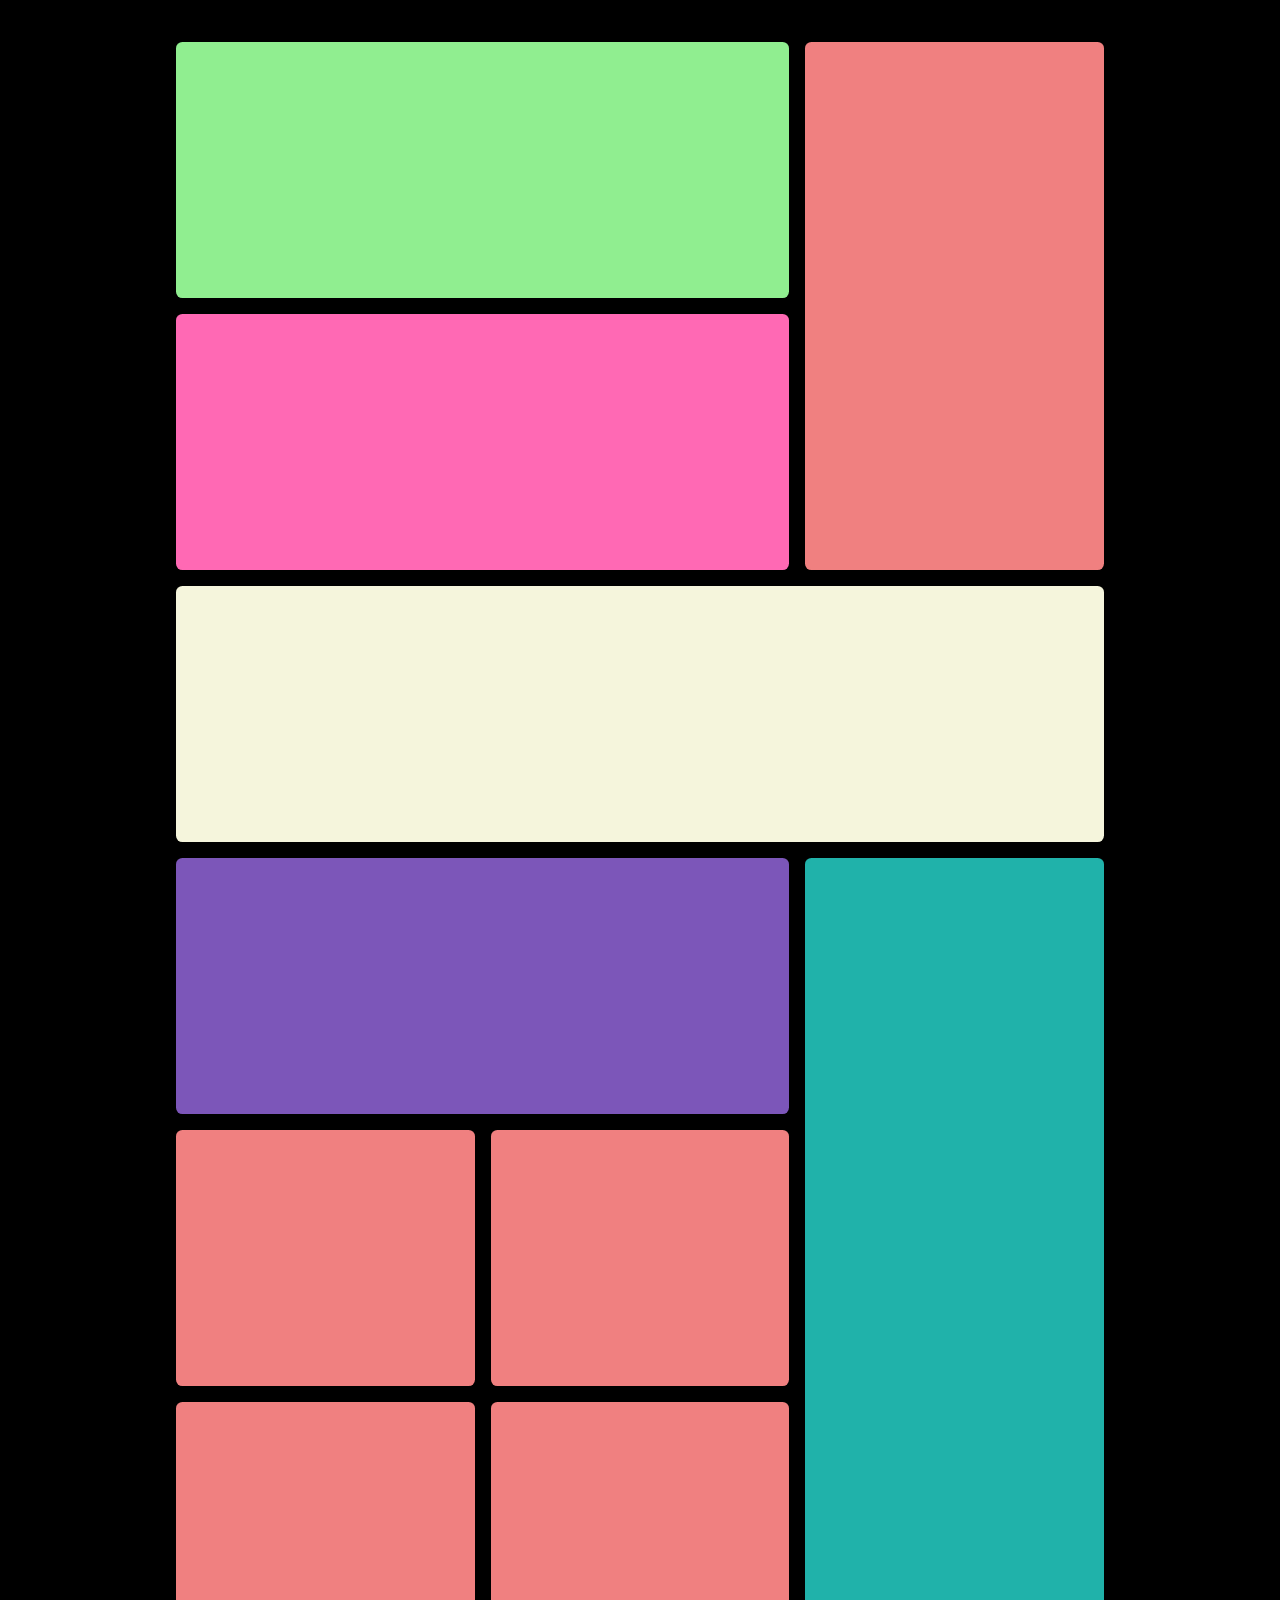
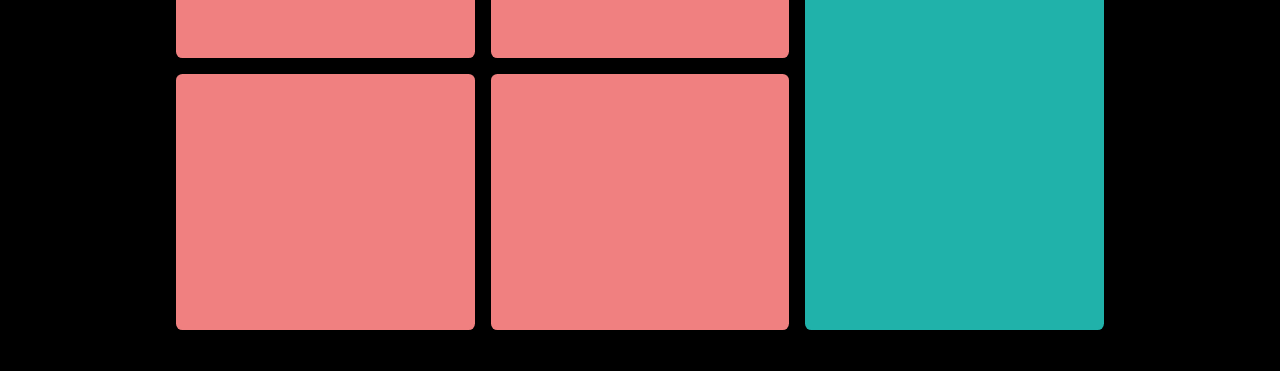
<file: index.html>
<!DOCTYPE html>
<html lang="en">
<head>
    <meta charset="UTF-8">
    <meta name="viewport" content="width=device-width, initial-scale=1.0">
    <link rel="stylesheet" href="./index.css">
    <title>CSS Grid</title>
</head>
<body>

    <div class="grid-container">
        <div class="box"></div>
        <div class="box"></div>
        <div class="box"></div>
        <div class="box"></div>
        <div class="box"></div>
        <div class="box"></div>
        <div class="box"></div>
        <div class="box"></div>
        <div class="box"></div>
        <div class="box"></div>
        <div class="box"></div>
        <div class="box"></div>
    </div>
</body>
</html>
</file>
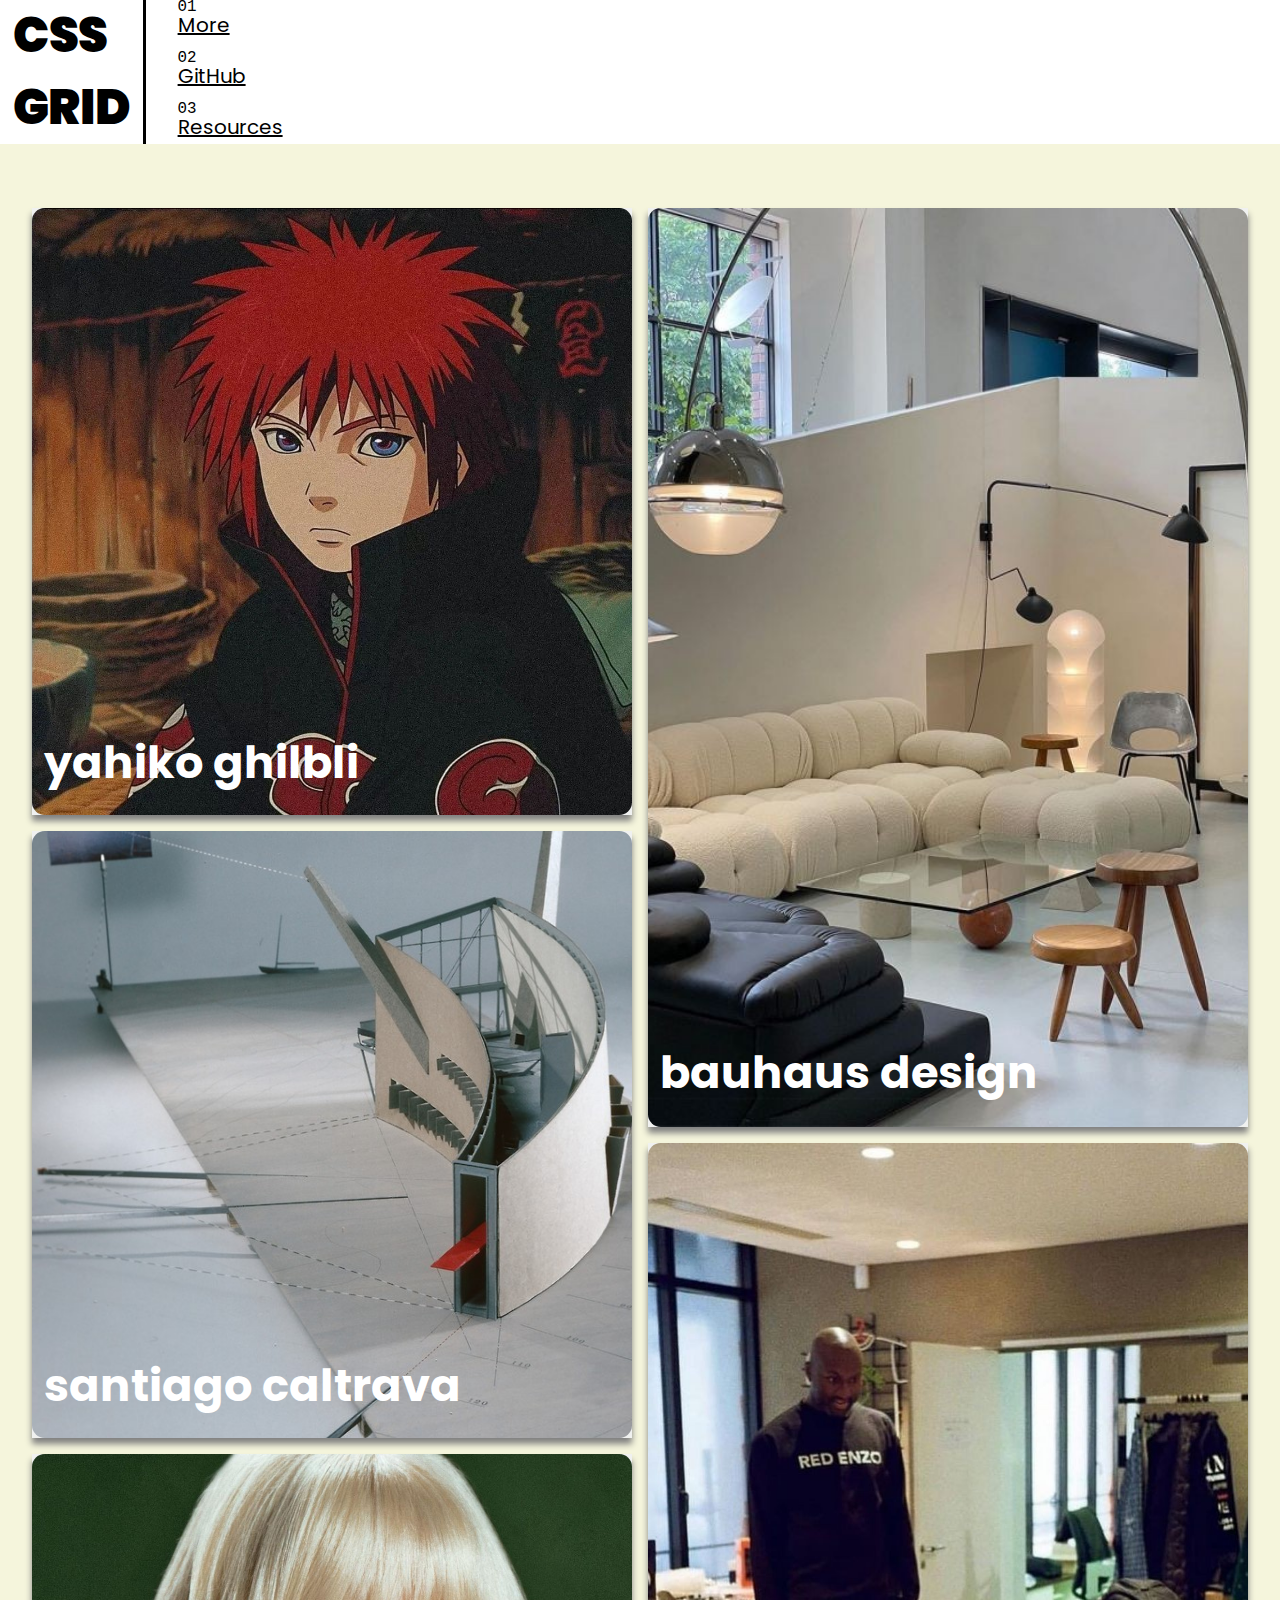
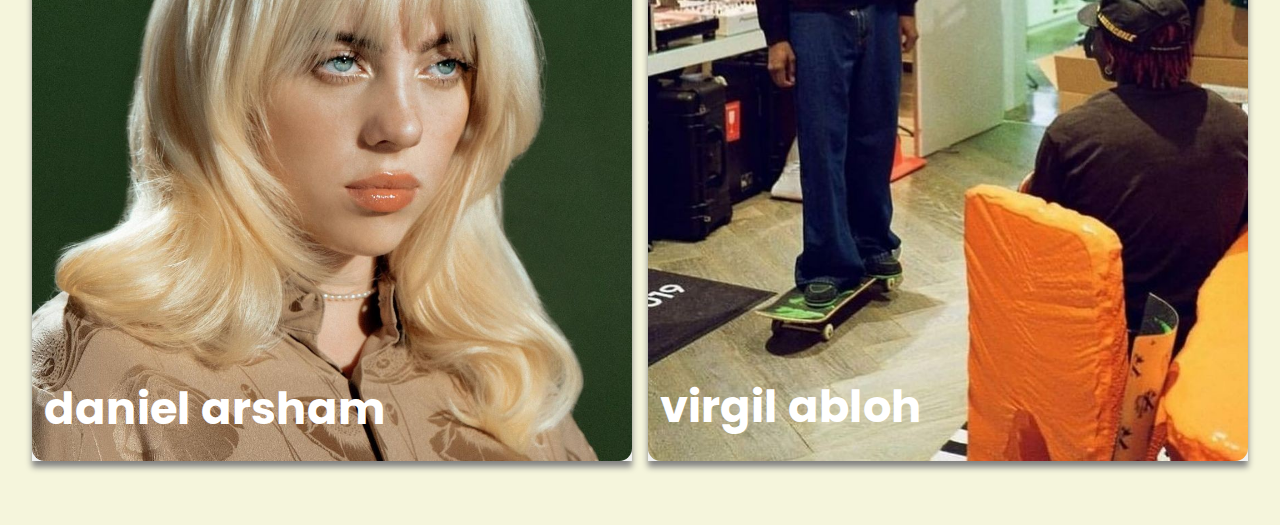
<file: main.html>
<!DOCTYPE html>
<html lang="en">
<head>
    <meta charset="UTF-8">
    <meta name="viewport" content="width=device-width, initial-scale=1.0">
    <link rel="stylesheet" href="./public/css/main.css">
    <title>CSS GRID</title>
</head>
<body>

    <nav>
        <div class="logo"><h1>CSS</h1><h1>GRID</h1></div>

        <div class="other-links">
            <p class="tag-no">More</p>
            <p class="tag-no">GitHub</p>
            <p class="tag-no">Resources</p>
        </div>


    </nav>

    <main>
        <div class="grid-container">
            <div class="item1 item">
                <img src="./assets/bahaus_design.jpg" alt="Bahaus Design">
                <h2>BAUHAUS DESIGN</h2>
            </div>

            


            <div class="item">
                <img src="./assets/yahiko_ghibli.jpg" alt="Yahiko From Naruto">
                <h2>yahiko ghilbli </h2>
            </div>

            <!-- <div class="item3 item">
                <img src="./assets/cosmos.jpg" alt="Cosmos">
            </div> -->
            <!-- <div class="item4 item">
                <img src="./assets/virgil_abloh.jpg" alt="Virgil Abloh In his Studio">
                <h2>VIRGIL ABLOH</h2>
            </div>
             -->
            <div class="item2 item">
                <img src="./assets/woman.jpg" alt="Daniel Arsham">
                <h2>Daniel arsham</h2>
            </div>

            <div class="item4 item">
                <img src="./assets/virgil_abloh.jpg" alt="Virgil Abloh In his Studio">
                <h2>VIRGIL ABLOH</h2>
            </div>
            

            <div class="item5 item">
                <img src="./assets/santiago_calatrava.jpg" alt="Santiago Calatrava Architecture ">
                <h2>Santiago Caltrava</h2>
            </div>
        </div>
    </main>
    
</body>
</html>
</file>
<file: index.css>
* {
    margin: 0;
    padding: 0;
    box-sizing: border-box;
}

body {
    background-color: black;
    color: white;
    font-family:Cambria, Cochin, Georgia, Times, 'Times New Roman', serif;
}

.grid-container {
    max-width: 960px;
    margin: 2% auto;
    gap: 1rem;
    padding: 1rem;
    
    display: grid;
    grid-template-columns: repeat(3, 1fr);
    /* grid-template-columns: repeat(auto-fill, minmax(300px, 1fr)); */

    /* grid-auto-rows: minmax(min-height, auto) */
}

.grid-container .box:nth-child(1) {
    background-color: lightgreen;
    /* grid-column: start/end */
    grid-column-start: 1;
    grid-column-end: 3;

}

.box:nth-child(2) {
    grid-row: 1/3
}

.box:nth-child(3) {
    background-color: hotpink;
    grid-row: 2/3;
    grid-column: 1/3;
    height: 100%;
}
.grid-container .box:nth-child(4) {
    background-color: beige;
    height: 100%;
    grid-column: 1/4
}

.box:nth-child(6) {
    background-color: lightseagreen;
    height: 100%;
    grid-column: 3/4;
    grid-row: 4/8;
}


.grid-container .box:nth-child(5) {
    background-color: rgb(124, 86, 185);
    height: 90%;
    grid-column: 1/3;
}


.box {
    padding: 8rem;
    background-color: lightcoral;
    border-radius: .4rem;
}


@media (max-width: 400px) {
    .grid-container {
        grid-template-columns:  repeat(1, 1fr);
        background-color: white;
    }
}
</file>
<file: public/css/main.css>
@import url("https://fonts.googleapis.com/css2?family=Poppins:ital,wght@0,100;0,200;0,300;0,400;0,500;0,600;0,700;0,800;0,900;1,100;1,200;1,300;1,400;1,500;1,600;1,700;1,800;1,900&display=swap");
* {
  margin: 0;
  padding: 0;
  box-sizing: border-box;
  font-family: "Poppins", Helvetica, sans-serif;
}

nav {
  display: flex;
  background-color: white;
  align-items: center;
}
nav .logo {
  border-right: 3px solid black;
  padding-right: 0.8rem;
  padding-left: 0.8rem;
}
nav .logo h1 {
  color: black;
}

body {
  background-color: beige;
  display: flex;
  flex-direction: column;
}

main {
  width: 100%;
  margin: 5% auto;
}

h1 {
  color: white;
  font-size: 3rem;
  text-transform: uppercase;
  font-weight: 880;
}

.other-links {
  display: flex;
  flex-direction: column;
  padding-left: 2rem;
  padding-right: 2rem;
  gap: 0.8rem;
}
.other-links p {
  font-size: 1.25rem;
  text-decoration: underline;
  position: relative;
  padding-top: 0.5rem;
}
.other-links p::before {
  content: "01";
  position: absolute;
  font-size: 0.99rem;
  font-family: monospace;
  top: -10%;
}
.other-links p:nth-child(2)::before {
  content: "02";
}
.other-links p:nth-child(3)::before {
  content: "03";
}

.grid-container {
  width: 100%;
  display: grid;
  grid-template-columns: repeat(2, 600px);
  grid-template-rows: repeat(5, 350px);
  grid-template-rows: repeat(auto-fill, minmax(350px, 1fr));
  gap: 1rem;
  justify-content: center;
}

.item {
  position: relative;
  height: 100% !important;
  background-color: rgb(240, 241, 240);
  box-shadow: 0px 0.4rem 0.4rem grey;
}
.item h2 {
  color: white;
  font-size: 2.8rem;
  position: absolute;
  top: 70%;
  width: fit-content;
  margin-left: 2%;
  margin-top: 16%;
  text-transform: lowercase;
}
.item img {
  height: 100% !important;
}

.item img {
  height: 400px;
  width: 100%;
  aspect-ratio: 16/16;
  object-fit: cover;
  border-radius: 0.8rem;
}

.item:nth-child(1) {
  grid-column: 2/3;
  grid-row: 1/3;
  width: 100%;
  align-self: start;
}
.item:nth-child(1) img {
  height: 100%;
  aspect-ratio: 16/12;
}
.item:nth-child(1) h2 {
  top: 80%;
}

.item:nth-child(4) {
  grid-column: 2/3;
  grid-row: 3/5;
  height: 100%;
  width: 100%;
  align-self: start;
}
.item:nth-child(4) img {
  height: 100%;
}
.item:nth-child(4) h2 {
  top: 80%;
}

.item:nth-child(5) {
  grid-row: 2/4;
}

.item:nth-child(2) {
  height: 100%;
}
.item:nth-child(2) img {
  height: 100%;
}
</file>
